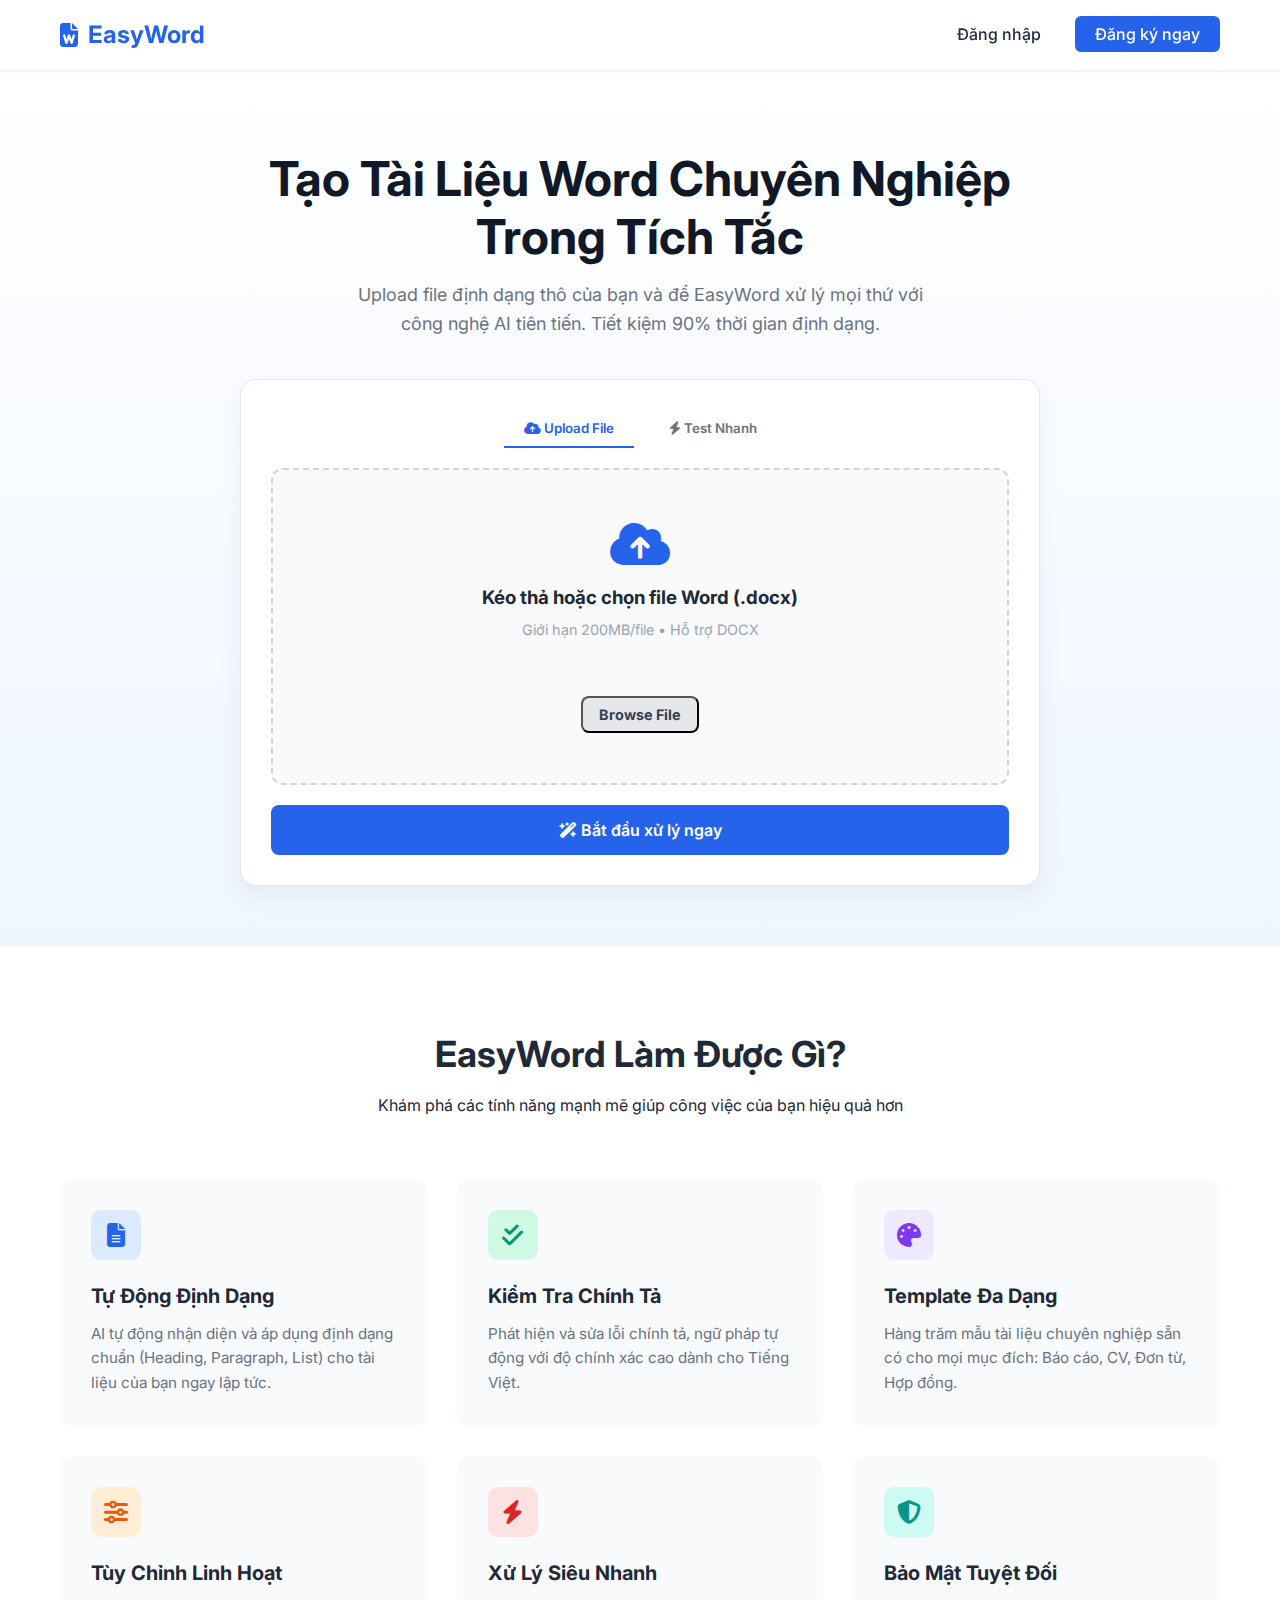
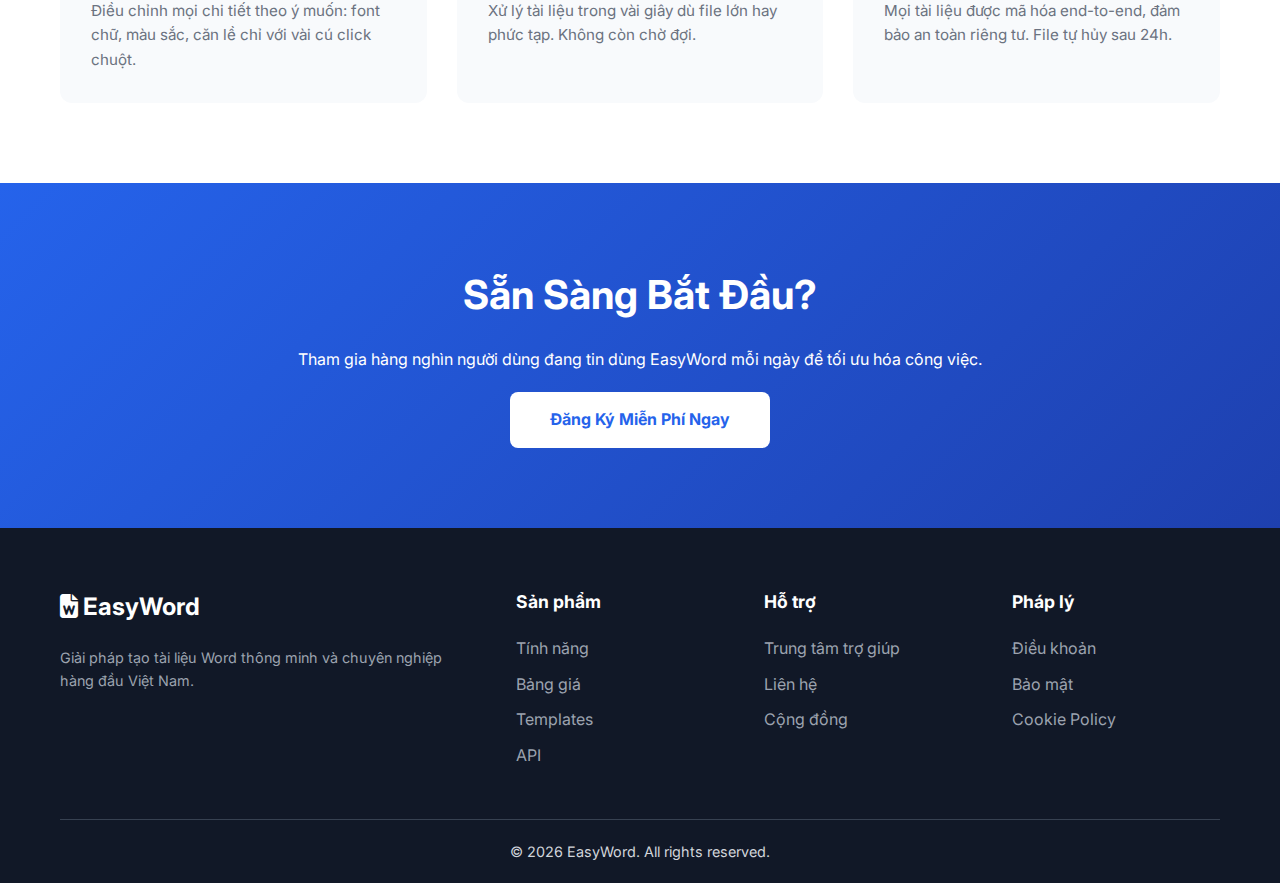
<file: TEST.HTML>
<!DOCTYPE html>
<html lang="vi">

<head>
    <meta charset="UTF-8">
    <meta name="viewport" content="width=device-width, initial-scale=1.0">
    <meta name="description"
        content="EasyWord - Công cụ tạo và xử lý tài liệu Word chuyên nghiệp bằng AI trong tích tắc. Tự động định dạng, kiểm tra chính tả và bảo mật tuyệt đối.">
    <title>EasyWord - Tạo Tài Liệu Word Chuyên Nghiệp</title>

    <link href="https://fonts.googleapis.com/css2?family=Inter:wght@400;500;600;700&display=swap" rel="stylesheet">

    <link rel="stylesheet" href="https://cdnjs.cloudflare.com/ajax/libs/font-awesome/6.4.0/css/all.min.css">

    <style>
        :root {
            --primary-color: #2563EB;
            --primary-dark: #1D4ED8;
            --secondary-color: #F3F4F6;
            --text-dark: #1F2937;
            --text-light: #6B7280;
            --white: #FFFFFF;
            --accent: #F59E0B;
        }

        * {
            margin: 0;
            padding: 0;
            box-sizing: border-box;
            font-family: 'Inter', sans-serif;
        }

        body {
            background-color: #F9FAFB;
            color: var(--text-dark);
            line-height: 1.6;
        }

        /* --- Header / Navigation --- */
        header {
            background-color: var(--white);
            box-shadow: 0 1px 3px rgba(0, 0, 0, 0.1);
            position: sticky;
            top: 0;
            z-index: 1000;
        }

        .container {
            max-width: 1200px;
            margin: 0 auto;
            padding: 0 20px;
        }

        .nav-wrapper {
            display: flex;
            justify-content: space-between;
            align-items: center;
            height: 70px;
        }

        .logo {
            font-size: 1.5rem;
            font-weight: 700;
            color: var(--primary-color);
            display: flex;
            align-items: center;
            gap: 10px;
            text-decoration: none;
        }

        .auth-buttons .btn {
            padding: 8px 20px;
            border-radius: 6px;
            font-weight: 500;
            text-decoration: none;
            transition: all 0.3s ease;
        }

        .btn-login {
            color: var(--text-dark);
            margin-right: 10px;
        }

        .btn-signup {
            background-color: var(--primary-color);
            color: var(--white);
        }

        .btn-signup:hover {
            background-color: var(--primary-dark);
        }

        /* --- Hero Section & Tool Area --- */
        .hero {
            text-align: center;
            padding: 80px 0 60px;
            background: linear-gradient(180deg, #FFFFFF 0%, #EFF6FF 100%);
        }

        .hero h1 {
            font-size: 3rem;
            color: #111827;
            margin-bottom: 16px;
            line-height: 1.2;
        }

        .hero p {
            font-size: 1.125rem;
            color: var(--text-light);
            margin-bottom: 40px;
            max-width: 600px;
            margin-left: auto;
            margin-right: auto;
        }

        /* Tool Container */
        .tool-box {
            background: var(--white);
            border-radius: 16px;
            box-shadow: 0 10px 25px rgba(0, 0, 0, 0.05);
            padding: 30px;
            max-width: 800px;
            margin: 0 auto;
            border: 1px solid #E5E7EB;
        }

        .tabs {
            display: flex;
            gap: 15px;
            margin-bottom: 20px;
            justify-content: center;
        }

        .tab-btn {
            padding: 10px 20px;
            border: none;
            background: transparent;
            font-weight: 600;
            color: var(--text-light);
            cursor: pointer;
            border-bottom: 2px solid transparent;
        }

        .tab-btn.active {
            color: var(--primary-color);
            border-color: var(--primary-color);
        }

        .upload-area {
            border: 2px dashed #D1D5DB;
            border-radius: 12px;
            padding: 50px 20px;
            text-align: center;
            cursor: pointer;
            transition: border-color 0.3s;
            background-color: #F9FAFB;
        }

        .upload-area:hover {
            border-color: var(--primary-color);
            background-color: #EFF6FF;
        }

        .upload-icon {
            font-size: 3rem;
            color: var(--primary-color);
            margin-bottom: 15px;
        }

        .btn-action {
            display: block;
            width: 100%;
            padding: 15px;
            background-color: var(--primary-color);
            color: var(--white);
            border: none;
            border-radius: 8px;
            font-size: 1rem;
            font-weight: 600;
            margin-top: 20px;
            cursor: pointer;
            transition: background 0.3s;
        }

        .btn-action:hover {
            background-color: var(--primary-dark);
        }

        /* --- Features Section --- */
        .features {
            padding: 80px 0;
            background-color: var(--white);
        }

        .section-title {
            text-align: center;
            margin-bottom: 60px;
        }

        .section-title h2 {
            font-size: 2.25rem;
            margin-bottom: 10px;
        }

        .feature-grid {
            display: grid;
            grid-template-columns: repeat(auto-fit, minmax(300px, 1fr));
            gap: 30px;
        }

        .feature-card {
            padding: 30px;
            border-radius: 12px;
            background: #F8FAFC;
            transition: transform 0.3s, box-shadow 0.3s;
            border: 1px solid transparent;
        }

        .feature-card:hover {
            transform: translateY(-5px);
            box-shadow: 0 10px 20px rgba(0, 0, 0, 0.05);
            border-color: #E2E8F0;
            background: var(--white);
        }

        .icon-box {
            width: 50px;
            height: 50px;
            border-radius: 10px;
            display: flex;
            align-items: center;
            justify-content: center;
            margin-bottom: 20px;
            font-size: 1.5rem;
        }

        /* Feature Colors */
        .bg-blue {
            background: #DBEAFE;
            color: #2563EB;
        }

        .bg-green {
            background: #D1FAE5;
            color: #059669;
        }

        .bg-purple {
            background: #EDE9FE;
            color: #7C3AED;
        }

        .bg-orange {
            background: #FFEDD5;
            color: #EA580C;
        }

        .bg-red {
            background: #FEE2E2;
            color: #DC2626;
        }

        .bg-teal {
            background: #CCFBF1;
            color: #0D9488;
        }

        .feature-card h3 {
            font-size: 1.25rem;
            margin-bottom: 10px;
        }

        .feature-card p {
            color: var(--text-light);
            font-size: 0.95rem;
        }

        /* --- CTA Section --- */
        .cta-section {
            padding: 80px 0;
            background: linear-gradient(135deg, #2563EB 0%, #1E40AF 100%);
            color: var(--white);
            text-align: center;
        }

        .cta-content h2 {
            font-size: 2.5rem;
            margin-bottom: 20px;
        }

        .btn-white {
            display: inline-block;
            background: var(--white);
            color: var(--primary-color);
            padding: 15px 40px;
            border-radius: 8px;
            font-weight: 700;
            text-decoration: none;
            margin-top: 20px;
            transition: transform 0.2s;
        }

        .btn-white:hover {
            transform: scale(1.05);
        }

        /* --- Footer --- */
        footer {
            background-color: #111827;
            color: #D1D5DB;
            padding: 60px 0 20px;
        }

        .footer-grid {
            display: grid;
            grid-template-columns: 2fr 1fr 1fr 1fr;
            gap: 40px;
            margin-bottom: 40px;
        }

        .footer-col h4 {
            color: var(--white);
            margin-bottom: 20px;
            font-size: 1.1rem;
        }

        .footer-col ul {
            list-style: none;
        }

        .footer-col ul li {
            margin-bottom: 10px;
        }

        .footer-col ul li a {
            color: #9CA3AF;
            text-decoration: none;
            transition: color 0.3s;
        }

        .footer-col ul li a:hover {
            color: var(--white);
        }

        .copyright {
            text-align: center;
            border-top: 1px solid #374151;
            padding-top: 20px;
            font-size: 0.9rem;
        }

        /* Responsive */
        @media (max-width: 768px) {
            .hero h1 {
                font-size: 2rem;
            }

            .footer-grid {
                grid-template-columns: 1fr;
                text-align: center;
            }

            .nav-wrapper {
                flex-direction: column;
                height: auto;
                padding: 15px 0;
            }

            .logo {
                margin-bottom: 15px;
            }
        }
    </style>
</head>

<body>

    <header>
        <div class="container nav-wrapper">
            <a href="#" class="logo">
                <i class="fa-solid fa-file-word"></i> EasyWord
            </a>
            <div class="auth-buttons">
                <a href="#" class="btn btn-login">Đăng nhập</a>
                <a href="#" class="btn btn-signup">Đăng ký ngay</a>
            </div>
        </div>
    </header>

    <main>
        <section class="hero">
            <div class="container">
                <h1>Tạo Tài Liệu Word Chuyên Nghiệp<br>Trong Tích Tắc</h1>
                <p>Upload file định dạng thô của bạn và để EasyWord xử lý mọi thứ với công nghệ AI tiên tiến. Tiết kiệm
                    90% thời gian định dạng.</p>

                <div class="tool-box">
                    <div class="tabs">
                        <button class="tab-btn active"><i class="fa-solid fa-cloud-arrow-up"></i> Upload File</button>
                        <button class="tab-btn"><i class="fa-solid fa-bolt"></i> Test Nhanh</button>
                    </div>

                    <div class="upload-area" id="drop-zone">
                        <i class="fa-solid fa-cloud-arrow-up upload-icon"></i>
                        <h3>Kéo thả hoặc chọn file Word (.docx)</h3>
                        <p style="font-size: 0.9rem; color: #9CA3AF; margin-top: 5px;">Giới hạn 200MB/file • Hỗ trợ DOCX
                        </p>
                        <button class="btn btn-white"
                            style="background: #E5E7EB; color: #374151; margin-top: 15px; font-size: 0.9rem; padding: 8px 16px;">Browse
                            File</button>
                    </div>

                    <button class="btn-action">
                        <i class="fa-solid fa-wand-magic-sparkles"></i> Bắt đầu xử lý ngay
                    </button>
                </div>
            </div>
        </section>

        <section class="features">
            <div class="container">
                <div class="section-title">
                    <h2>EasyWord Làm Được Gì?</h2>
                    <p>Khám phá các tính năng mạnh mẽ giúp công việc của bạn hiệu quả hơn</p>
                </div>

                <div class="feature-grid">
                    <div class="feature-card">
                        <div class="icon-box bg-blue">
                            <i class="fa-solid fa-file-lines"></i>
                        </div>
                        <h3>Tự Động Định Dạng</h3>
                        <p>AI tự động nhận diện và áp dụng định dạng chuẩn (Heading, Paragraph, List) cho tài liệu của
                            bạn ngay lập tức.</p>
                    </div>

                    <div class="feature-card">
                        <div class="icon-box bg-green">
                            <i class="fa-solid fa-check-double"></i>
                        </div>
                        <h3>Kiểm Tra Chính Tả</h3>
                        <p>Phát hiện và sửa lỗi chính tả, ngữ pháp tự động với độ chính xác cao dành cho Tiếng Việt.</p>
                    </div>

                    <div class="feature-card">
                        <div class="icon-box bg-purple">
                            <i class="fa-solid fa-palette"></i>
                        </div>
                        <h3>Template Đa Dạng</h3>
                        <p>Hàng trăm mẫu tài liệu chuyên nghiệp sẵn có cho mọi mục đích: Báo cáo, CV, Đơn từ, Hợp đồng.
                        </p>
                    </div>

                    <div class="feature-card">
                        <div class="icon-box bg-orange">
                            <i class="fa-solid fa-sliders"></i>
                        </div>
                        <h3>Tùy Chỉnh Linh Hoạt</h3>
                        <p>Điều chỉnh mọi chi tiết theo ý muốn: font chữ, màu sắc, căn lề chỉ với vài cú click chuột.
                        </p>
                    </div>

                    <div class="feature-card">
                        <div class="icon-box bg-red">
                            <i class="fa-solid fa-bolt"></i>
                        </div>
                        <h3>Xử Lý Siêu Nhanh</h3>
                        <p>Xử lý tài liệu trong vài giây dù file lớn hay phức tạp. Không còn chờ đợi.</p>
                    </div>

                    <div class="feature-card">
                        <div class="icon-box bg-teal">
                            <i class="fa-solid fa-shield-halved"></i>
                        </div>
                        <h3>Bảo Mật Tuyệt Đối</h3>
                        <p>Mọi tài liệu được mã hóa end-to-end, đảm bảo an toàn riêng tư. File tự hủy sau 24h.</p>
                    </div>
                </div>
            </div>
        </section>

        <section class="cta-section">
            <div class="container cta-content">
                <h2>Sẵn Sàng Bắt Đầu?</h2>
                <p>Tham gia hàng nghìn người dùng đang tin dùng EasyWord mỗi ngày để tối ưu hóa công việc.</p>
                <a href="#" class="btn-white">Đăng Ký Miễn Phí Ngay</a>
            </div>
        </section>
    </main>

    <footer>
        <div class="container">
            <div class="footer-grid">
                <div class="footer-col">
                    <a href="#" class="logo" style="color: #fff; margin-bottom: 20px; display: inline-block;">
                        <i class="fa-solid fa-file-word"></i> EasyWord
                    </a>
                    <p style="font-size: 0.9rem; color: #9CA3AF;">Giải pháp tạo tài liệu Word thông minh và chuyên
                        nghiệp hàng đầu Việt Nam.</p>
                </div>
                <div class="footer-col">
                    <h4>Sản phẩm</h4>
                    <ul>
                        <li><a href="#">Tính năng</a></li>
                        <li><a href="#">Bảng giá</a></li>
                        <li><a href="#">Templates</a></li>
                        <li><a href="#">API</a></li>
                    </ul>
                </div>
                <div class="footer-col">
                    <h4>Hỗ trợ</h4>
                    <ul>
                        <li><a href="#">Trung tâm trợ giúp</a></li>
                        <li><a href="#">Liên hệ</a></li>
                        <li><a href="#">Cộng đồng</a></li>
                    </ul>
                </div>
                <div class="footer-col">
                    <h4>Pháp lý</h4>
                    <ul>
                        <li><a href="#">Điều khoản</a></li>
                        <li><a href="#">Bảo mật</a></li>
                        <li><a href="#">Cookie Policy</a></li>
                    </ul>
                </div>
            </div>
            <div class="copyright">
                &copy; 2026 EasyWord. All rights reserved.
            </div>
        </div>
    </footer>

</body>

</html>
</file>
